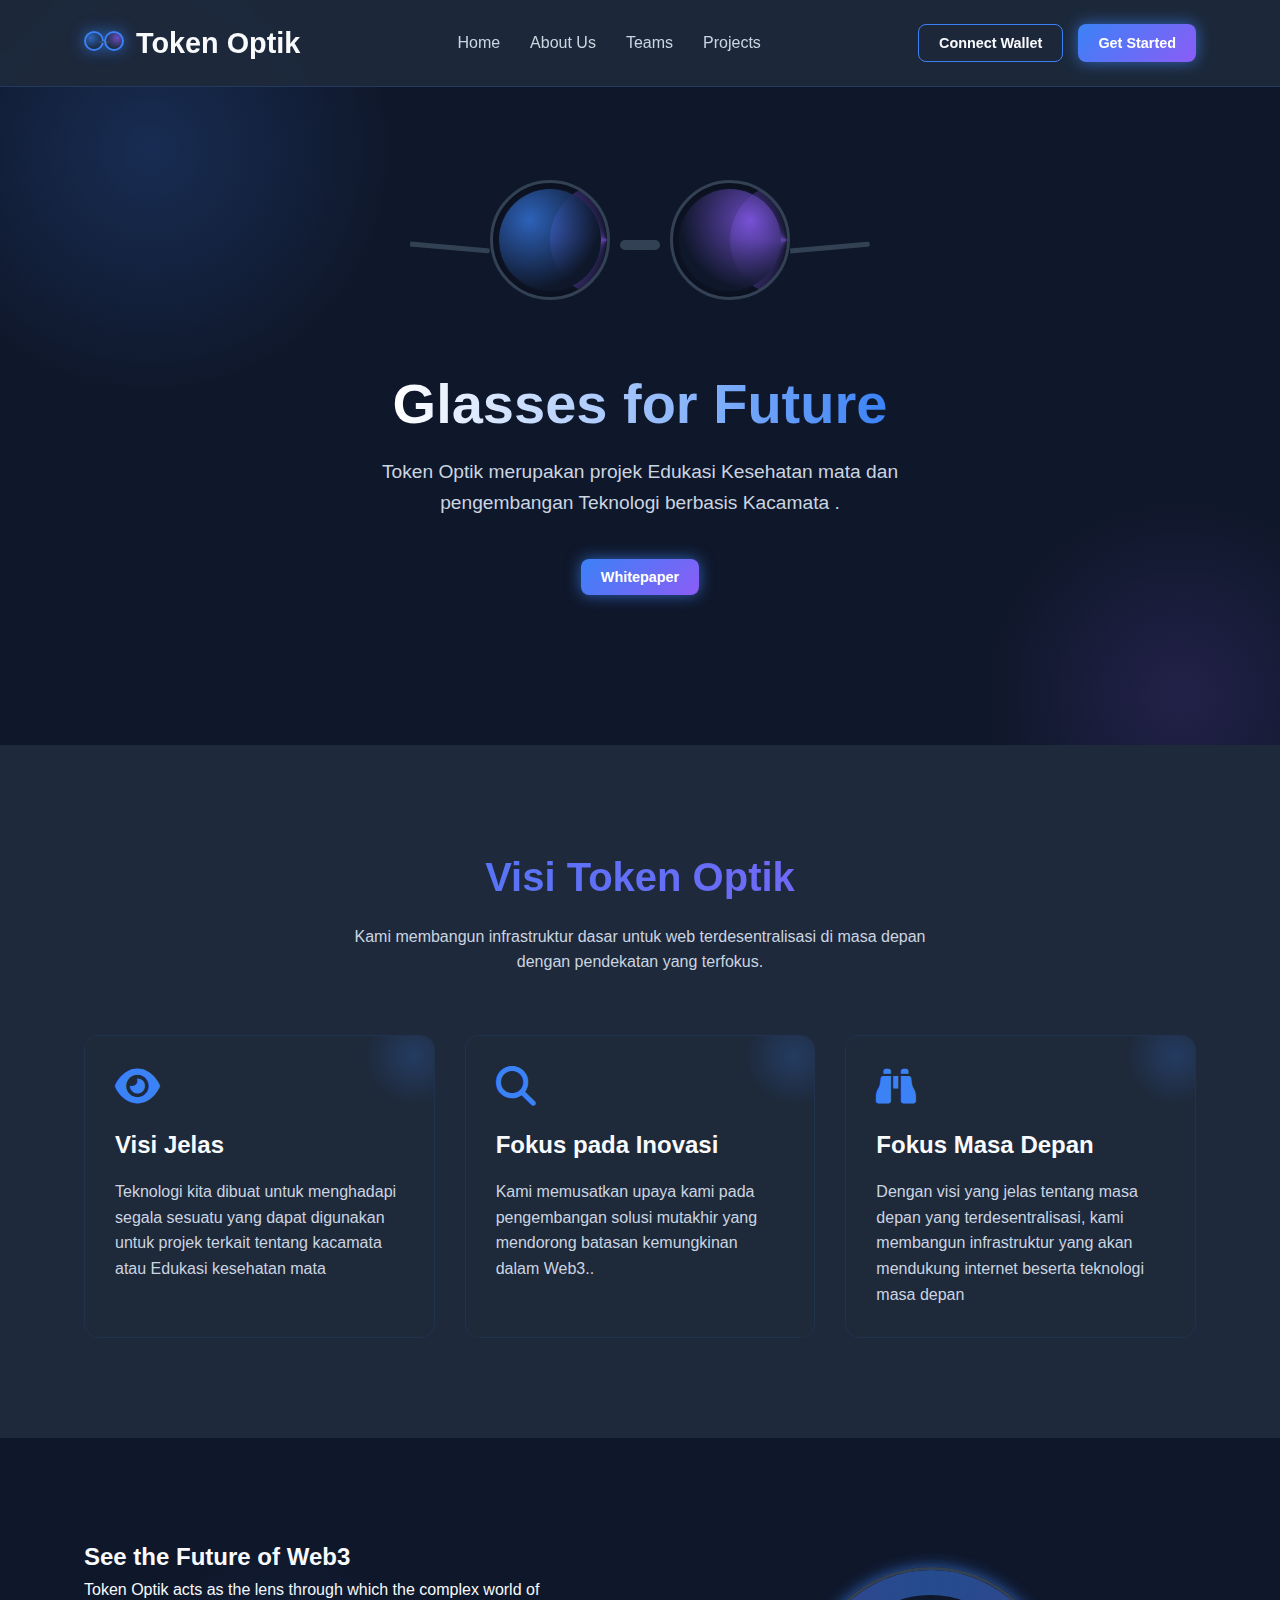
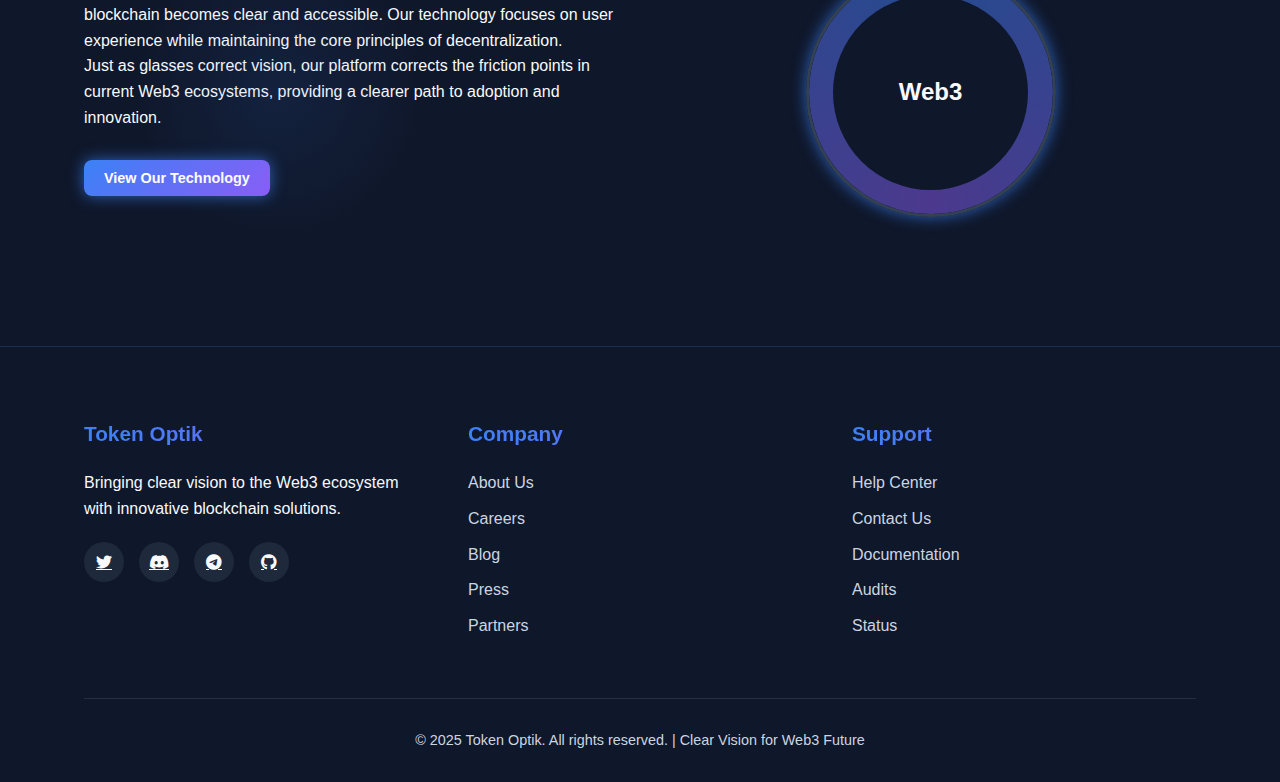
<file: Web3/index.html>
<!DOCTYPE html>
<html lang="id">
<head>
    <meta charset="UTF-8">
    <meta name="viewport" content="width=device-width, initial-scale=1.0">
    <title>Token Optik - Vision for Web3 Future</title>
    <link rel="stylesheet" href="https://cdnjs.cloudflare.com/ajax/libs/font-awesome/6.4.0/css/all.min.css">
    <link rel="stylesheet" href="css/style.css">
</head>
<body>
    <!-- Header & Navigation -->
    <header>
        <div class="container">
            <nav>
                <a href="#" class="logo">
                    <div class="logo-icon">
                        <div class="logo-lens left"></div>
                        <div class="logo-bridge"></div>
                        <div class="logo-lens right"></div>
                    </div>
                    Token Optik
                </a>
                <div class="nav-links">
                    <a href="#">Home</a>
                    <a href="#">About Us</a>
                    <a href="#">Teams</a>
                    <a href="#">Projects</a>
                </div>
                <div class="nav-actions">
                    <button class="btn btn-outline">Connect Wallet</button>
                    <button class="btn btn-primary">Get Started</button>
                </div>
            </nav>
        </div>
    </header>

    <!-- Hero Section -->
    <section class="hero">
        <div class="container">
            <div class="hero-content">
                <div class="glasses-container floating">
                    <div class="glasses-frame">
                        <div class="glass-lens left"></div>
                        <div class="glass-bridge"></div>
                        <div class="glass-lens right"></div>
                    </div>
                    <div class="glass-temple left"></div>
                    <div class="glass-temple right"></div>
                </div>
                <h1>Glasses for Future</h1>
                <p>Token Optik merupakan projek Edukasi Kesehatan mata dan pengembangan Teknologi berbasis Kacamata .</p>
                <div class="hero-btns">
                   <!-- <button class="btn btn-primary">Explore Our Vision</button>-->
                    <button class="btn btn-primary">Whitepaper</button>
                </div>
              <!--  <div class="hero-stats">
                    <div class="stat">
                        <div class="stat-value">$2.5B+</div>
                        <div class="stat-label">Total Value Locked</div>
                    </div>
                    <div class="stat">
                        <div class="stat-value">150K+</div>
                        <div class="stat-label">Active Users</div>
                    </div>
                    <div class="stat">
                        <div class="stat-value">12</div>
                        <div class="stat-label">Projects Launched</div>
                    </div>
                </div>-->
            </div>
        </div>
    </section>

    <!-- About Section -->
    <section class="about">
        <div class="container">
            <div class="section-title">
                <h2>Visi Token Optik</h2>
                <p>Kami membangun infrastruktur dasar untuk web terdesentralisasi di masa depan dengan pendekatan yang terfokus.</p>
            </div>
            <div class="about-grid">
                <div class="about-card">
                    <i class="fas fa-eye"></i>
                    <h3>Visi Jelas</h3>
                    <p>Teknologi kita dibuat untuk menghadapi segala sesuatu yang dapat digunakan untuk projek terkait tentang kacamata atau Edukasi kesehatan mata</p>
                </div>
                <div class="about-card">
                    <i class="fas fa-search"></i>
                    <h3>Fokus pada Inovasi</h3>
                    <p>
Kami memusatkan upaya kami pada pengembangan solusi mutakhir yang mendorong batasan kemungkinan dalam Web3..</p>
                </div>
                <div class="about-card">
                    <i class="fas fa-binoculars"></i>
                    <h3>Fokus Masa Depan</h3>
                    <p>Dengan visi yang jelas tentang masa depan yang terdesentralisasi, kami membangun infrastruktur yang akan mendukung internet beserta teknologi masa depan</p>
                </div>
            </div>
        </div>
    </section>

    <!-- Vision Section -->
    <section class="vision">
        <div class="container">
            <div class="vision-content">
                <div class="vision-text">
                    <h2>See the Future of Web3</h2>
                    <p>Token Optik acts as the lens through which the complex world of blockchain becomes clear and accessible. Our technology focuses on user experience while maintaining the core principles of decentralization.</p>
                    <p>Just as glasses correct vision, our platform corrects the friction points in current Web3 ecosystems, providing a clearer path to adoption and innovation.</p>
                    <div class="hero-btns" style="margin-top: 30px;">
                        <button class="btn btn-primary">View Our Technology</button>
                    </div>
                </div>
                <div class="vision-visual">
                    <div class="vision-lens web3 floating"></div>
                </div>
            </div>
        </div>
    </section>

    <!-- Projects Section 
    <section class="projects">
        <div class="container">
            <div class="section-title">
                <h2>Our Projects</h2>
                <p>Explore the innovative dApps and protocols in our ecosystem.</p>
            </div>
            <div class="project-grid">
                <div class="project-card">
                    <div class="project-header">
                        <i class="fas fa-eye"></i>
                    </div>
                    <div class="project-content">
                        <h3>OptiScan</h3>
                        <p>Blockchain explorer with enhanced visualization and analytics for clearer transaction tracking.</p>
                        <div class="project-tags">
                            <span>Analytics</span>
                            <span>Explorer</span>
                            <span>Visualization</span>
                        </div>
                        <button class="btn btn-primary">Launch App</button>
                    </div>
                </div>
                <div class="project-card">
                    <div class="project-header">
                        <i class="fas fa-cube"></i>
                    </div>
                    <div class="project-content">
                        <h3>Lens Protocol</h3>
                        <p>Modular blockchain framework that brings clarity to complex smart contract interactions.</p>
                        <div class="project-tags">
                            <span>Blockchain</span>
                            <span>Smart Contracts</span>
                            <span>Framework</span>
                        </div>
                        <button class="btn btn-primary">Explore</button>
                    </div>
                </div>
                <div class="project-card">
                    <div class="project-header">
                        <i class="fas fa-glasses"></i>
                    </div>
                    <div class="project-content">
                        <h3>Focus Wallet</h3>
                        <p>User-friendly wallet with enhanced security features and clear transaction visualization.</p>
                        <div class="project-tags">
                            <span>Wallet</span>
                            <span>Security</span>
                            <span>UX</span>
                        </div>
                        <button class="btn btn-primary">Download</button>
                    </div>
                </div>
            </div>
        </div>
    </section>-->

    <!-- Footer -->
    <footer>
        <div class="container">
            <div class="footer-content">
                <div class="footer-column">
                    <h3>Token Optik</h3>
                    <p>Bringing clear vision to the Web3 ecosystem with innovative blockchain solutions.</p>
                    <div class="social-links">
                        <a href="#"><i class="fab fa-twitter"></i></a>
                        <a href="#"><i class="fab fa-discord"></i></a>
                        <a href="#"><i class="fab fa-telegram"></i></a>
                        <a href="#"><i class="fab fa-github"></i></a>
                    </div>
                </div>
               <!-- <div class="footer-column">
                    <h3>Products</h3>
                    <ul class="footer-links">
                        <li><a href="#">OptiScan</a></li>
                        <li><a href="#">Lens Protocol</a></li>
                        <li><a href="#">Focus Wallet</a></li>
                        <li><a href="#">Optik Bridge</a></li>
                        <li><a href="#">ClearSwap</a></li>
                    </ul>
                </div>-->
                <div class="footer-column">
                    <h3>Company</h3>
                    <ul class="footer-links">
                        <li><a href="#">About Us</a></li>
                        <li><a href="#">Careers</a></li>
                        <li><a href="#">Blog</a></li>
                        <li><a href="#">Press</a></li>
                        <li><a href="#">Partners</a></li>
                    </ul>
                </div>
                <div class="footer-column">
                    <h3>Support</h3>
                    <ul class="footer-links">
                        <li><a href="#">Help Center</a></li>
                        <li><a href="#">Contact Us</a></li>
                        <li><a href="#">Documentation</a></li>
                        <li><a href="#">Audits</a></li>
                        <li><a href="#">Status</a></li>
                    </ul>
                </div>
            </div>
            <div class="footer-bottom">
                <p>&copy; 2025 Token Optik. All rights reserved. | Clear Vision for Web3 Future</p>
            </div>
        </div>
    </footer>

    <script src="js/script.js"></script>
</body>
</html>
</file>
<file: Web3/css/style.css>
* {
            margin: 0;
            padding: 0;
            box-sizing: border-box;
            font-family: 'Segoe UI', Tahoma, Geneva, Verdana, sans-serif;
        }

        :root {
            --lens-blue: rgba(58, 130, 246, 0.7);
            --lens-purple: rgba(139, 92, 246, 0.7);
            --frame-dark: #1E293B;
            --frame-light: #334155;
            --bg-primary: #0F172A;
            --bg-secondary: #1E293B;
            --text-primary: #F8FAFC;
            --text-secondary: #CBD5E1;
            --accent: #3B82F6;
            --neon-glow: 0 0 15px rgba(59, 130, 246, 0.7);
        }

        body {
            background-color: var(--bg-primary);
            color: var(--text-primary);
            overflow-x: hidden;
            line-height: 1.6;
        }

        /* Header & Navigation */
        header {
            background-color: rgba(30, 41, 59, 0.95);
            backdrop-filter: blur(10px);
            position: fixed;
            width: 100%;
            top: 0;
            z-index: 1000;
            border-bottom: 1px solid rgba(59, 130, 246, 0.2);
        }

        .container {
            width: 90%;
            max-width: 1200px;
            margin: 0 auto;
            padding: 0 20px;
        }

        nav {
            display: flex;
            justify-content: space-between;
            align-items: center;
            padding: 20px 0;
        }

        .logo {
            display: flex;
            align-items: center;
            gap: 12px;
            font-size: 1.8rem;
            font-weight: 700;
            color: var(--text-primary);
            text-decoration: none;
        }

        .logo-icon {
            position: relative;
            width: 40px;
            height: 25px;
        }

        .logo-lens {
            position: absolute;
            width: 20px;
            height: 20px;
            border-radius: 50%;
            border: 2px solid var(--accent);
            box-shadow: var(--neon-glow);
        }

        .logo-lens.left {
            left: 0;
            background: radial-gradient(circle at 30% 30%, var(--lens-blue), transparent 70%);
        }

        .logo-lens.right {
            right: 0;
            background: radial-gradient(circle at 70% 30%, var(--lens-purple), transparent 70%);
        }

        .logo-bridge {
            position: absolute;
            width: 10px;
            height: 2px;
            background: var(--frame-light);
            top: 10px;
            left: 15px;
        }

        .nav-links {
            display: flex;
            gap: 30px;
        }

        .nav-links a {
            color: var(--text-secondary);
            text-decoration: none;
            font-weight: 500;
            transition: all 0.3s ease;
            position: relative;
        }

        .nav-links a:hover {
            color: var(--accent);
        }

        .nav-links a::after {
            content: '';
            position: absolute;
            bottom: -5px;
            left: 0;
            width: 0;
            height: 2px;
            background: var(--accent);
            transition: width 0.3s ease;
        }

        .nav-links a:hover::after {
            width: 100%;
        }

        .nav-actions {
            display: flex;
            gap: 15px;
        }

        .btn {
            padding: 10px 20px;
            border-radius: 8px;
            font-weight: 600;
            cursor: pointer;
            transition: all 0.3s ease;
            border: none;
            font-size: 0.9rem;
        }

        .btn-primary {
            background: linear-gradient(135deg, var(--accent), #8B5CF6);
            color: white;
            box-shadow: var(--neon-glow);
        }

        .btn-primary:hover {
            transform: translateY(-2px);
            box-shadow: 0 0 20px rgba(59, 130, 246, 0.9);
        }

        .btn-outline {
            background: transparent;
            color: var(--text-primary);
            border: 1px solid var(--accent);
        }

        .btn-outline:hover {
            background: rgba(59, 130, 246, 0.1);
        }

        /* Hero Section dengan efek kacamata */
        .hero {
            padding: 180px 0 100px;
            position: relative;
            overflow: hidden;
        }

        .hero::before {
            content: '';
            position: absolute;
            width: 500px;
            height: 500px;
            border-radius: 50%;
            background: radial-gradient(circle, rgba(59, 130, 246, 0.2), transparent 70%);
            top: -100px;
            left: -100px;
            z-index: -1;
        }

        .hero::after {
            content: '';
            position: absolute;
            width: 400px;
            height: 400px;
            border-radius: 50%;
            background: radial-gradient(circle, rgba(139, 92, 246, 0.15), transparent 70%);
            bottom: -150px;
            right: -100px;
            z-index: -1;
        }

        .hero-content {
            display: flex;
            flex-direction: column;
            align-items: center;
            text-align: center;
            max-width: 800px;
            margin: 0 auto;
        }

        .glasses-container {
            position: relative;
            width: 300px;
            height: 150px;
            margin-bottom: 40px;
        }

        .glasses-frame {
            position: absolute;
            width: 100%;
            height: 100%;
            display: flex;
            justify-content: space-between;
        }

        .glass-lens {
            width: 120px;
            height: 120px;
            border-radius: 50%;
            border: 3px solid var(--frame-light);
            position: relative;
            overflow: hidden;
            box-shadow: inset 0 0 20px rgba(0, 0, 0, 0.5);
        }

        .glass-lens::before {
            content: '';
            position: absolute;
            width: 100%;
            height: 100%;
            border-radius: 50%;
            background: conic-gradient(from 0deg, 
                transparent, var(--lens-blue), transparent, 
                var(--lens-purple), transparent);
            animation: rotate 10s linear infinite;
        }

        .glass-lens::after {
            content: '';
            position: absolute;
            width: 90%;
            height: 90%;
            border-radius: 50%;
            background: var(--bg-primary);
            top: 5%;
            left: 5%;
        }

        .glass-lens.left::after {
            background: radial-gradient(circle at 30% 30%, var(--lens-blue), var(--bg-primary) 70%);
        }

        .glass-lens.right::after {
            background: radial-gradient(circle at 70% 30%, var(--lens-purple), var(--bg-primary) 70%);
        }

        .glass-bridge {
            position: absolute;
            width: 40px;
            height: 10px;
            background: var(--frame-light);
            top: 60px;
            left: 130px;
            border-radius: 5px;
        }

        .glass-temple {
            position: absolute;
            width: 80px;
            height: 5px;
            background: var(--frame-light);
            top: 65px;
            border-radius: 0 5px 5px 0;
        }

        .glass-temple.left {
            left: -80px;
            transform: rotate(5deg);
        }

        .glass-temple.right {
            right: -80px;
            transform: rotate(-5deg);
        }

        .hero h1 {
            font-size: 3.5rem;
            margin-bottom: 20px;
            background: linear-gradient(to right, #fff, var(--accent));
            -webkit-background-clip: text;
            -webkit-text-fill-color: transparent;
            line-height: 1.2;
        }

        .hero p {
            font-size: 1.2rem;
            color: var(--text-secondary);
            margin-bottom: 40px;
            max-width: 600px;
        }

        .hero-btns {
            display: flex;
            gap: 20px;
            margin-bottom: 50px;
        }

        .hero-stats {
            display: flex;
            gap: 50px;
            margin-top: 30px;
        }

        .stat {
            text-align: center;
        }

        .stat-value {
            font-size: 2.5rem;
            font-weight: 700;
            background: linear-gradient(to right, var(--accent), #8B5CF6);
            -webkit-background-clip: text;
            -webkit-text-fill-color: transparent;
        }

        .stat-label {
            color: var(--text-secondary);
            font-size: 0.9rem;
        }

        /* About Section */
        .about {
            padding: 100px 0;
            background-color: var(--bg-secondary);
        }

        .section-title {
            text-align: center;
            margin-bottom: 60px;
        }

        .section-title h2 {
            font-size: 2.5rem;
            margin-bottom: 15px;
            background: linear-gradient(to right, var(--accent), #8B5CF6);
            -webkit-background-clip: text;
            -webkit-text-fill-color: transparent;
        }

        .section-title p {
            color: var(--text-secondary);
            max-width: 600px;
            margin: 0 auto;
        }

        .about-grid {
            display: grid;
            grid-template-columns: repeat(auto-fit, minmax(300px, 1fr));
            gap: 30px;
        }

        .about-card {
            background: rgba(30, 41, 59, 0.7);
            border-radius: 15px;
            padding: 30px;
            transition: transform 0.3s ease, box-shadow 0.3s ease;
            border: 1px solid rgba(59, 130, 246, 0.1);
            position: relative;
            overflow: hidden;
        }

        .about-card::before {
            content: '';
            position: absolute;
            width: 100px;
            height: 100px;
            border-radius: 50%;
            background: radial-gradient(circle, var(--lens-blue), transparent 70%);
            top: -30px;
            right: -30px;
            opacity: 0.3;
        }

        .about-card:hover {
            transform: translateY(-10px);
            box-shadow: var(--neon-glow);
        }

        .about-card i {
            font-size: 2.5rem;
            color: var(--accent);
            margin-bottom: 20px;
        }

        .about-card h3 {
            font-size: 1.5rem;
            margin-bottom: 15px;
        }

        .about-card p {
            color: var(--text-secondary);
        }

        /* Vision Section */
        .vision {
            padding: 100px 0;
            position: relative;
            overflow: hidden;
        }

        .vision::before {
            content: '';
            position: absolute;
            width: 300px;
            height: 300px;
            border-radius: 50%;
            background: radial-gradient(circle, rgba(59, 130, 246, 0.1), transparent 70%);
            top: 50%;
            left: 10%;
            transform: translateY(-50%);
        }

        .vision-content {
            display: flex;
            align-items: center;
            gap: 50px;
        }

        .vision-text {
            flex: 1;
        }

        .vision-visual {
            flex: 1;
            display: flex;
            justify-content: center;
        }

        .vision-lens {
            width: 250px;
            height: 250px;
            border-radius: 50%;
            border: 3px solid var(--frame-light);
            position: relative;
            overflow: hidden;
            box-shadow: var(--neon-glow);
        }

        .vision-lens::before {
            content: '';
            position: absolute;
            width: 100%;
            height: 100%;
            border-radius: 50%;
            background: conic-gradient(from 0deg, 
                var(--lens-blue), var(--lens-purple), 
                var(--lens-blue));
            animation: rotate 15s linear infinite;
            opacity: 0.7;
        }

        .vision-lens::after {
            content: '';
            position: absolute;
            width: 80%;
            height: 80%;
            border-radius: 50%;
            background: var(--bg-primary);
            top: 10%;
            left: 10%;
            display: flex;
            align-items: center;
            justify-content: center;
            color: var(--text-primary);
            font-size: 1.5rem;
            font-weight: bold;
        }

        .vision-lens.web3::after {
            content: 'Web3';
        }

        /* Projects Section */
        .projects {
            padding: 100px 0;
            background-color: var(--bg-secondary);
        }

        .project-grid {
            display: grid;
            grid-template-columns: repeat(auto-fit, minmax(300px, 1fr));
            gap: 30px;
        }

        .project-card {
            background: rgba(30, 41, 59, 0.7);
            border-radius: 15px;
            overflow: hidden;
            transition: transform 0.3s ease, box-shadow 0.3s ease;
            border: 1px solid rgba(59, 130, 246, 0.1);
        }

        .project-card:hover {
            transform: translateY(-10px);
            box-shadow: var(--neon-glow);
        }

        .project-header {
            height: 150px;
            background: linear-gradient(135deg, var(--lens-blue), var(--lens-purple));
            display: flex;
            align-items: center;
            justify-content: center;
            position: relative;
            overflow: hidden;
        }

        .project-header::before {
            content: '';
            position: absolute;
            width: 100px;
            height: 100px;
            border-radius: 50%;
            background: radial-gradient(circle, rgba(255, 255, 255, 0.2), transparent 70%);
            top: -20px;
            left: -20px;
        }

        .project-header i {
            font-size: 3rem;
            color: white;
            z-index: 1;
        }

        .project-content {
            padding: 20px;
        }

        .project-content h3 {
            font-size: 1.3rem;
            margin-bottom: 10px;
        }

        .project-content p {
            color: var(--text-secondary);
            margin-bottom: 20px;
        }

        .project-tags {
            display: flex;
            flex-wrap: wrap;
            gap: 10px;
            margin-bottom: 20px;
        }

        .project-tags span {
            background: rgba(59, 130, 246, 0.2);
            color: var(--accent);
            padding: 5px 10px;
            border-radius: 20px;
            font-size: 0.8rem;
        }

        /* Footer */
        footer {
            background-color: var(--bg-primary);
            padding: 70px 0 30px;
            border-top: 1px solid rgba(59, 130, 246, 0.2);
        }

        .footer-content {
            display: grid;
            grid-template-columns: repeat(auto-fit, minmax(200px, 1fr));
            gap: 40px;
            margin-bottom: 50px;
        }

        .footer-column h3 {
            font-size: 1.3rem;
            margin-bottom: 20px;
            background: linear-gradient(to right, var(--accent), #8B5CF6);
            -webkit-background-clip: text;
            -webkit-text-fill-color: transparent;
        }

        .footer-links {
            list-style: none;
        }

        .footer-links li {
            margin-bottom: 10px;
        }

        .footer-links a {
            color: var(--text-secondary);
            text-decoration: none;
            transition: color 0.3s ease;
        }

        .footer-links a:hover {
            color: var(--accent);
        }

        .social-links {
            display: flex;
            gap: 15px;
            margin-top: 20px;
        }

        .social-links a {
            display: flex;
            align-items: center;
            justify-content: center;
            width: 40px;
            height: 40px;
            border-radius: 50%;
            background: var(--bg-secondary);
            color: var(--text-primary);
            transition: all 0.3s ease;
        }

        .social-links a:hover {
            background: linear-gradient(135deg, var(--accent), #8B5CF6);
            transform: translateY(-3px);
        }

        .footer-bottom {
            text-align: center;
            padding-top: 30px;
            border-top: 1px solid rgba(255, 255, 255, 0.1);
            color: var(--text-secondary);
            font-size: 0.9rem;
        }

        /* Animations */
        @keyframes rotate {
            from {
                transform: rotate(0deg);
            }
            to {
                transform: rotate(360deg);
            }
        }

        @keyframes float {
            0%, 100% { transform: translateY(0); }
            50% { transform: translateY(-10px); }
        }

        .floating {
            animation: float 5s ease-in-out infinite;
        }

        /* Responsive Design */
        @media (max-width: 768px) {
            .nav-links {
                display: none;
            }

            .hero h1 {
                font-size: 2.5rem;
            }

            .hero-btns {
                flex-direction: column;
                align-items: center;
            }

            .hero-stats {
                flex-direction: column;
                gap: 30px;
            }

            .vision-content {
                flex-direction: column;
            }

            .glasses-container {
                width: 250px;
                height: 120px;
            }

            .glass-lens {
                width: 90px;
                height: 90px;
            }
        }
</file>
